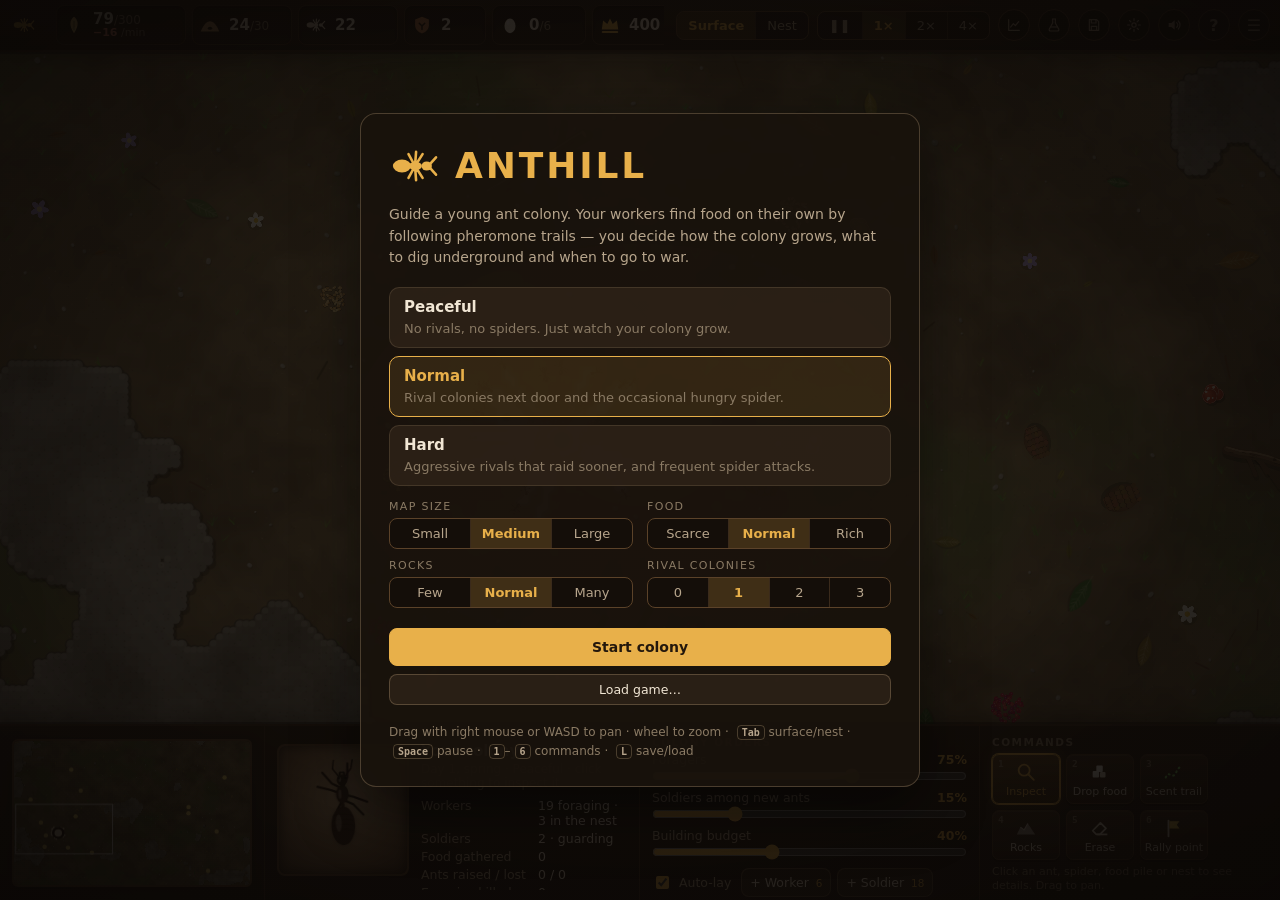
<file: index.html>
<!doctype html>
<html lang="en">
<head>
  <meta charset="utf-8">
  <meta name="viewport" content="width=device-width, initial-scale=1, maximum-scale=1, user-scalable=no, viewport-fit=cover">
  <title>Anthill — Ant Colony Simulator</title>
  <link rel="icon" href="favicon.svg" type="image/svg+xml">
  <link rel="apple-touch-icon" href="apple-touch-icon.png">
  <meta name="theme-color" content="#1b130c">
  <link rel="stylesheet" href="css/style.css">
</head>
<body>
<div id="app">
  <canvas id="game"></canvas>

  <!-- Resource bar -->
  <header id="topbar">
    <div class="brand"><span class="logo"></span><span class="brand-name">Anthill</span></div>
    <div class="resources">
      <div class="res" id="r-food">
        <i class="ico c-food"><svg viewBox="0 0 24 24"><path d="M12 3c4.5 3.5 6 9 0 18c-6-9-4.5-14.5 0-18z" fill="currentColor"/><path d="M12 8v9" stroke="rgba(0,0,0,0.35)" stroke-width="1.4" stroke-linecap="round"/></svg></i>
        <div class="res-text"><b class="val"></b><span class="sub"></span></div>
      </div>
      <div class="res" id="r-pop">
        <i class="ico c-pop"><svg viewBox="0 0 24 24"><path d="M2 19c3-8 7-11 10-11s7 3 10 11z" fill="currentColor"/><ellipse cx="12" cy="15.5" rx="2.4" ry="1.7" fill="#1b120b"/></svg></i>
        <div class="res-text"><b class="val"></b><span class="sub">population</span></div>
      </div>
      <div class="res" id="r-workers">
        <i class="ico c-worker"><svg viewBox="0 0 24 24"><g stroke="currentColor" stroke-width="1.3" stroke-linecap="round" fill="none"><path d="M12 12L9 6.5M12 12L12.5 5.5M12 12L15.5 6.5M12 12L9 17.5M12 12L12.5 18.5M12 12L15.5 17.5M18.5 11.2L21.5 8M18.5 12.8L21.5 16"/></g><g fill="currentColor"><ellipse cx="6" cy="12" rx="4.2" ry="3"/><ellipse cx="12" cy="12" rx="2.6" ry="1.7"/><ellipse cx="17.2" cy="12" rx="2.2" ry="2"/></g></svg></i>
        <div class="res-text"><b class="val"></b><span class="sub"></span></div>
      </div>
      <div class="res" id="r-soldiers">
        <i class="ico c-soldier"><svg viewBox="0 0 24 24"><path d="M12 3l7.5 3v6c0 4.6-3.2 7.7-7.5 9.2C7.7 19.7 4.5 16.6 4.5 12V6z" fill="currentColor"/><path d="M9 10l3 3 3-3M12 13v4" stroke="#1b120b" stroke-width="1.6" fill="none" stroke-linecap="round"/></svg></i>
        <div class="res-text"><b class="val"></b><span class="sub"></span></div>
      </div>
      <div class="res" id="r-brood">
        <i class="ico c-brood"><svg viewBox="0 0 24 24"><ellipse cx="12" cy="13" rx="6" ry="8" fill="currentColor"/><ellipse cx="10" cy="9.5" rx="1.6" ry="2.4" fill="rgba(255,255,255,0.6)"/></svg></i>
        <div class="res-text"><b class="val"></b><span class="sub"></span></div>
      </div>
      <div class="res" id="r-queen">
        <i class="ico c-queen"><svg viewBox="0 0 24 24"><path d="M3 17l1.5-10 4.5 4 3-6 3 6 4.5-4L21 17z" fill="currentColor"/><rect x="3" y="18.5" width="18" height="2.2" rx="1" fill="currentColor"/></svg></i>
        <div class="res-text"><b class="val"></b><span class="sub"><span class="hp"><i></i></span></span></div>
      </div>
    </div>
    <div class="top-right">
      <div class="clock"><span class="clock-top"><span id="season"></span><span id="weather"></span></span><span id="clock"></span></div>
      <div class="seg" id="views">
        <button data-view="surface" class="active">Surface</button>
        <button data-view="nest">Nest</button>
      </div>
      <div class="seg" id="speeds">
        <button data-speed="0" title="Pause (Space)">❚❚</button>
        <button data-speed="1" class="active">1×</button>
        <button data-speed="2">2×</button>
        <button data-speed="4">4×</button>
      </div>
      <button id="btn-chronicle" class="round" title="Chronicle (C)"><svg viewBox="0 0 24 24" width="16" height="16" fill="none" stroke="currentColor" stroke-width="1.8" stroke-linecap="round" stroke-linejoin="round"><path d="M4 4v16h16"/><path d="M7 15l4-5 3 3 5-6"/></svg></button>
      <button id="btn-research" class="round" title="Research (R)"><svg viewBox="0 0 24 24" width="16" height="16" fill="none" stroke="currentColor" stroke-width="1.8" stroke-linejoin="round"><path d="M9 3h6M10 3v6l-5 9a2 2 0 0 0 1.8 3h10.4a2 2 0 0 0 1.8-3l-5-9V3"/><path d="M7.5 15h9"/></svg><i class="rprog"></i></button>
      <button id="btn-saves" class="round" title="Save / load (L)"><svg viewBox="0 0 24 24" width="16" height="16" fill="none" stroke="currentColor" stroke-width="1.8" stroke-linejoin="round"><path d="M5 4h11l3 3v13H5z"/><path d="M8 4v5h7V4M8 20v-6h8v6"/></svg></button>
      <button id="btn-settings" class="round" title="Display &amp; sound"><svg viewBox="0 0 24 24" width="16" height="16" fill="none" stroke="currentColor" stroke-width="1.8" stroke-linecap="round"><circle cx="12" cy="12" r="3.2"/><path d="M12 2.5v3M12 18.5v3M2.5 12h3M18.5 12h3M5.3 5.3l2.1 2.1M16.6 16.6l2.1 2.1M5.3 18.7l2.1-2.1M16.6 7.4l2.1-2.1"/></svg></button>
      <button id="btn-sound" class="round" title="Sound"></button>
      <button id="btn-help" class="round" title="Help (H)">?</button>
      <button id="btn-more" class="round phone-only" title="More">⋯</button>
      <button id="btn-panel" class="round" title="Show / hide the bottom panel">☰</button>
    </div>
  </header>

  <div id="more-pop" class="popover hidden">
    <div class="more-grid">
      <button class="btn" data-proxy="btn-chronicle">Chronicle</button>
      <button class="btn" data-proxy="btn-saves">Save / load</button>
      <button class="btn" data-proxy="btn-settings">Display</button>
      <button class="btn" data-proxy="btn-sound">Sound</button>
      <button class="btn" data-proxy="btn-help">Help</button>
    </div>
  </div>

  <div id="settings" class="popover hidden">
    <h3>Display</h3>
    <label class="check"><input type="checkbox" id="c-phero" checked> Your pheromone trails <kbd>P</kbd></label>
    <label class="check"><input type="checkbox" id="c-rival"> Rival trails</label>
    <div class="legend"><span class="sw home"></span>to home <span class="sw food"></span>to food <span class="sw alarm"></span>alarm</div>
  </div>

  <div id="sound-pop" class="popover hidden">
    <h3>Sound</h3>
    <div class="vol-row">
      <button id="b-mute" class="round" title="Mute / unmute (M)"></button>
      <input type="range" id="s-volume" min="0" max="100" value="60">
      <b id="v-volume">60%</b>
    </div>
  </div>

  <!-- Bottom HUD -->
  <footer id="hud">
    <div class="hud-block hud-map">
      <canvas id="minimap" title="Click or drag to move the camera"></canvas>
    </div>

    <section class="hud-block hud-sel">
      <div class="portrait"><canvas id="portrait" width="128" height="128"></canvas></div>
      <div class="sel-body" id="sel-body"></div>
    </section>

    <section class="hud-block hud-orders">
      <h3>Colony orders</h3>
      <div class="slider">
        <label>Foragers <b id="v-forage">75%</b></label>
        <input type="range" id="s-forage" min="30" max="100" value="75" title="The rest stay inside to nurse brood and dig">
      </div>
      <div class="slider">
        <label>Soldiers among new ants <b id="v-soldier">15%</b></label>
        <input type="range" id="s-soldier" min="0" max="60" value="15">
      </div>
      <div class="slider">
        <label title="Share of incoming food set aside for digging and research while they run">Building budget <b id="v-build">40%</b></label>
        <input type="range" id="s-build" min="10" max="90" value="40">
      </div>
      <div class="row">
        <label class="check" title="The queen keeps laying eggs while food allows"><input type="checkbox" id="c-lay" checked> Auto-lay</label>
        <button id="b-egg-w" class="btn">+ Worker <small>6</small></button>
        <button id="b-egg-s" class="btn">+ Soldier <small>18</small></button>
        <button id="b-recall" class="btn" title="Cancel the rally point">Recall</button>
      </div>
    </section>

    <section class="hud-block hud-cmd">
      <h3 id="cmd-title">Tools</h3>
      <div class="cmd-grid" id="cmd-grid"></div>
      <p class="cmd-hint" id="cmd-hint"></p>
    </section>
  </footer>

  <div id="hud-dots" class="phone-only"><i class="on"></i><i></i><i></i><i></i></div>
  <div id="log"></div>
  <div id="tooltip" class="hidden"></div>

  <div class="overlay" id="start">
    <div class="dialog">
      <div class="title"><span class="logo big"></span><h1>Anthill</h1></div>
      <p class="lead">Guide a young ant colony. Your workers find food on their own by following pheromone trails — you decide how the colony grows, what to dig underground and when to go to war.</p>
      <div class="diffs" id="diffs"></div>
      <div class="map-opts" id="map-opts"></div>
      <button id="b-start" class="btn primary">Start colony</button>
      <div class="row" id="start-saves">
        <button id="b-resume" class="btn hidden">Continue</button>
        <button id="b-load-menu" class="btn">Load game…</button>
      </div>
      <p class="keys">Drag with right mouse or WASD to pan · wheel to zoom · <kbd>Tab</kbd> surface/nest · <kbd>Space</kbd> pause · <kbd>1</kbd>–<kbd>6</kbd> commands · <kbd>L</kbd> save/load</p>
    </div>
  </div>

  <div class="overlay hidden" id="end">
    <div class="dialog end-dialog">
      <h2 id="end-title"></h2>
      <p id="end-text" class="lead"></p>
      <div class="stats" id="end-stats"></div>
      <div class="chron" id="end-chron"></div>
      <div class="row center">
        <button id="b-continue" class="btn primary">Keep playing</button>
        <button id="b-restart" class="btn">New game</button>
      </div>
    </div>
  </div>

  <div class="overlay hidden" id="saves">
    <div class="dialog">
      <h2>Save &amp; load</h2>
      <p class="hint">The game autosaves every minute. Saves live in this browser; export one to keep it as a file.</p>
      <div class="slots" id="slots"></div>
      <div class="row">
        <button id="b-export" class="btn">Export to file</button>
        <button id="b-import" class="btn">Import from file</button>
        <input type="file" id="f-import" accept=".json,application/json" hidden>
      </div>
      <div class="row center"><button id="b-saves-close" class="btn primary">Close</button></div>
    </div>
  </div>

  <div class="overlay hidden" id="chronicle">
    <div class="dialog wide">
      <h2>Chronicle</h2>
      <p class="hint">Your colony over the whole game. Hover a chart for exact numbers; the marks along the top are events.</p>
      <div class="chron-stats" id="chron-stats"></div>
      <div class="chron" id="chron-view"></div>
      <div class="row center"><button id="b-chron-close" class="btn primary">Close</button></div>
    </div>
  </div>

  <div class="overlay hidden" id="research">
    <div class="dialog wide">
      <h2>Research</h2>
      <div id="research-status" class="research-status"></div>
      <div class="tech-groups" id="tech-groups"></div>
      <div class="row center"><button id="b-research-close" class="btn primary">Close</button></div>
    </div>
  </div>

  <div class="overlay hidden" id="help">
    <div class="dialog wide">
      <h2>How to play</h2>
      <div class="cols">
        <div>
          <h4>Foraging</h4>
          <p>Searching ants leave a <b class="t-home">blue</b> trail that leads home. Ants carrying food leave a <b class="t-food">green</b> trail that leads to food. Others follow these scents, so busy routes form on their own. Rain washes trails away.</p>
          <h4>Economy</h4>
          <p>The resource bar shows food <b class="t-food">brought in</b> and <b class="t-red">spent</b> per minute: every ant, larva and the queen eat all the time, and eggs and new chambers cost food too. The queen turns food into eggs: egg → larva → pupa → ant. Workers kept inside nurse the brood faster and dig.</p>
          <h4>The nest</h4>
          <p>Switch to the <b>Nest</b> view to dig: <b>Granaries</b> store food, <b>Nurseries</b> hold more brood, <b>Living Quarters</b> raise the population cap, <b>Fungus Gardens</b> grow food when workers tend them, the <b>Infirmary</b> heals ants at the nest, <b>Guard Posts</b> protect the queen during raids.</p>
          <h4>Research</h4>
          <p>Dig a <b>Scent Hall</b>, then open Research (<kbd>R</kbd>): stronger bites and armour, faster legs, keener antennae, longer trails, bigger loads, a more fertile queen, gardens and <b>Deep Tunnels</b>, which widen the area you can dig.</p>
        </div>
        <div>
          <h4>Seasons</h4>
          <p>Each season lasts two days. Food grows fast in spring and summer, slowly in autumn and not at all in winter, when ants crawl, eat less and freeze far from the nest. Fill the granaries in autumn; fungus gardens keep growing all winter. Spiders and raiders stay away in winter. Some mornings bring fog: ants smell food only close by, and soldiers and spiders see less far. Hover the clock for details.</p>
          <h4>Danger</h4>
          <p>Spiders hunt your ants — swarm them and they become a feast. Rival colonies grow too and will raid your nest. If your queen dies, the game is over; destroy every rival queen to win.</p>
          <h4>Commands</h4>
          <p><b>Drop food</b> — a pile of sugar (recharges). <b>Scent trail</b> — paint a food trail; ants follow it in the direction you drag. <b>Rocks / Erase</b> — reshape the terrain. <b>Rally point</b> — send soldiers somewhere; place it on a rival nest to raid it.</p>
          <h4>Controls</h4>
          <p>Right-drag or WASD to pan, wheel to zoom, <kbd>Tab</kbd> switch view, <kbd>1</kbd>–<kbd>6</kbd> commands, <kbd>Space</kbd> pause, <kbd>F</kbd> cycle speed, <kbd>P</kbd> trails, <kbd>R</kbd> research, <kbd>C</kbd> chronicle, <kbd>L</kbd> save / load, <kbd>M</kbd> mute, <kbd>Esc</kbd> back to Inspect. Click the minimap to jump around.</p>
        </div>
      </div>
      <div class="row center"><button id="b-help-close" class="btn primary">Got it</button></div>
    </div>
  </div>
</div>

<script src="js/util.js"></script>
<script src="js/config.js"></script>
<script src="js/world.js"></script>
<script src="js/ant.js"></script>
<script src="js/spider.js"></script>
<script src="js/nest.js"></script>
<script src="js/colony.js"></script>
<script src="js/save.js"></script>
<script src="js/audio.js"></script>
<script src="js/sprites.js"></script>
<script src="js/render-surface.js"></script>
<script src="js/render-nest.js"></script>
<script src="js/minimap.js"></script>
<script src="js/chronicle.js"></script>
<script src="js/ui.js"></script>
<script src="js/game.js"></script>
</body>
</html>
</file>
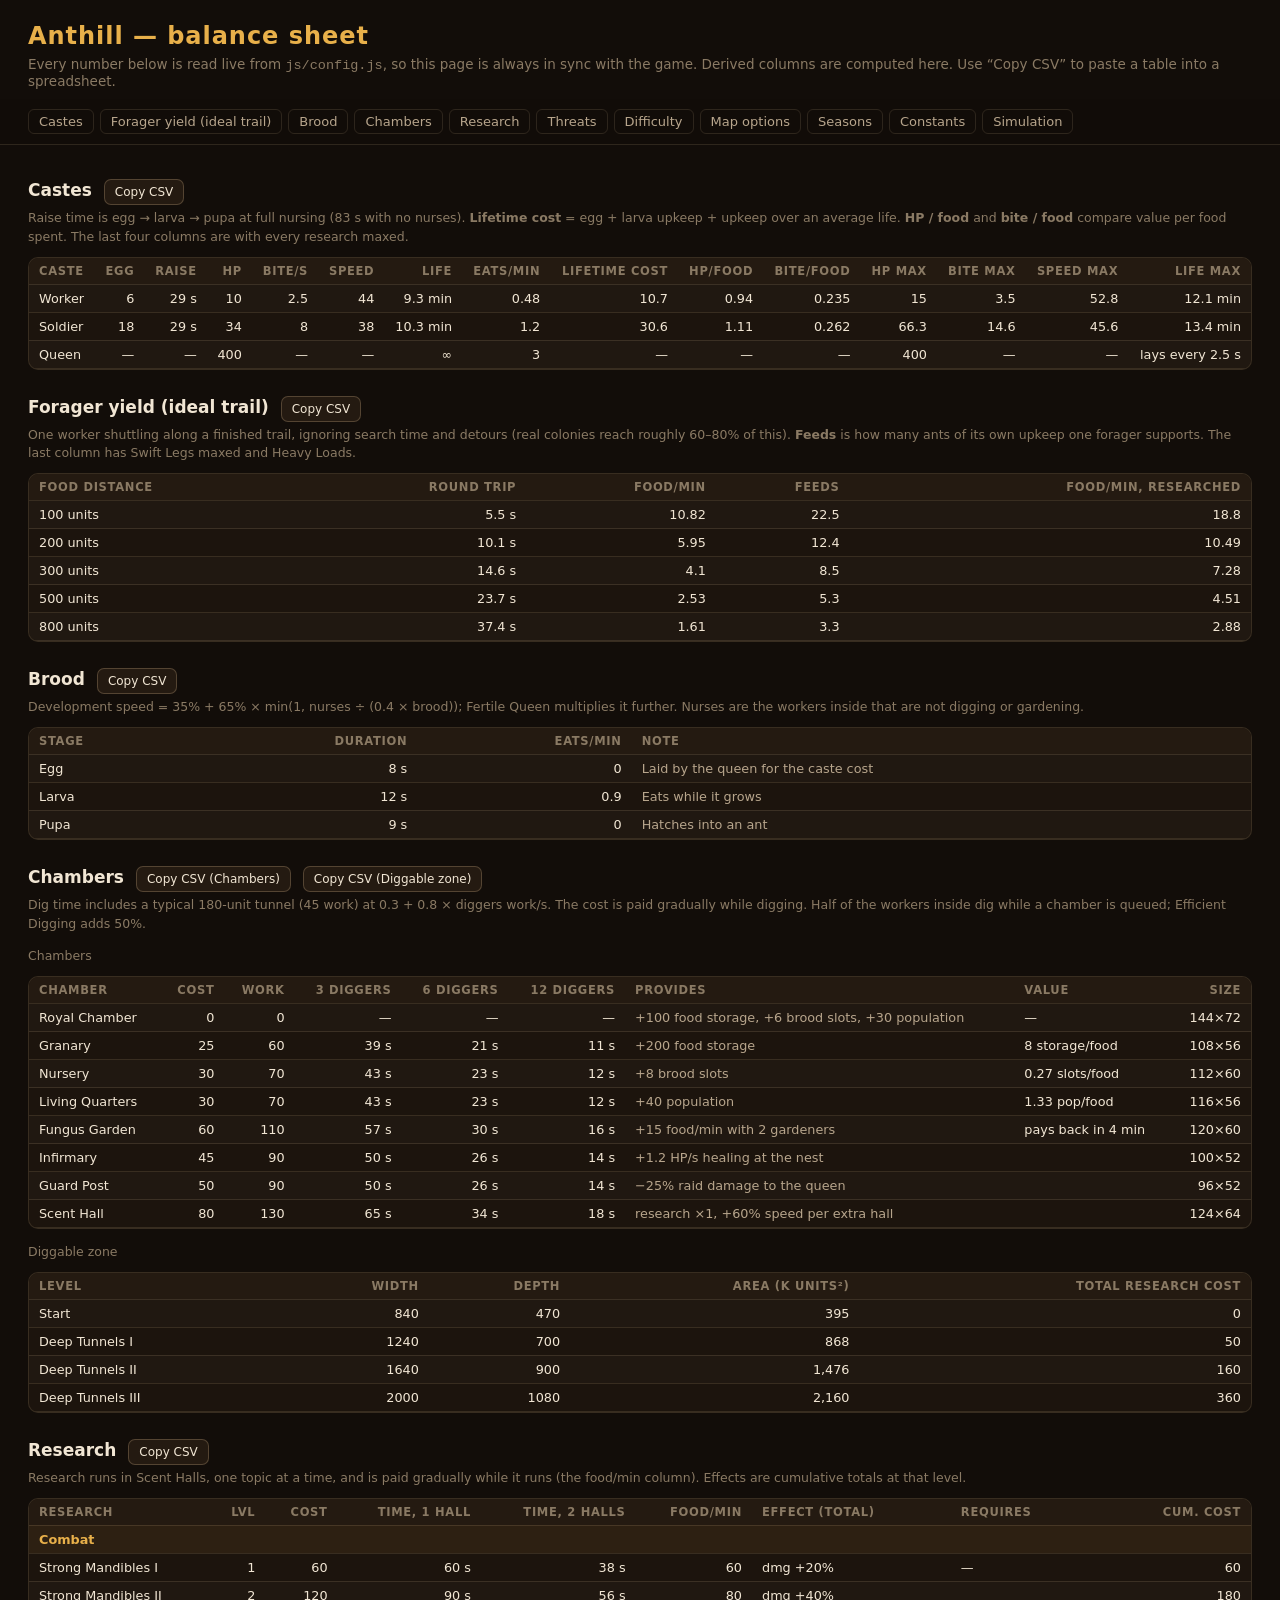
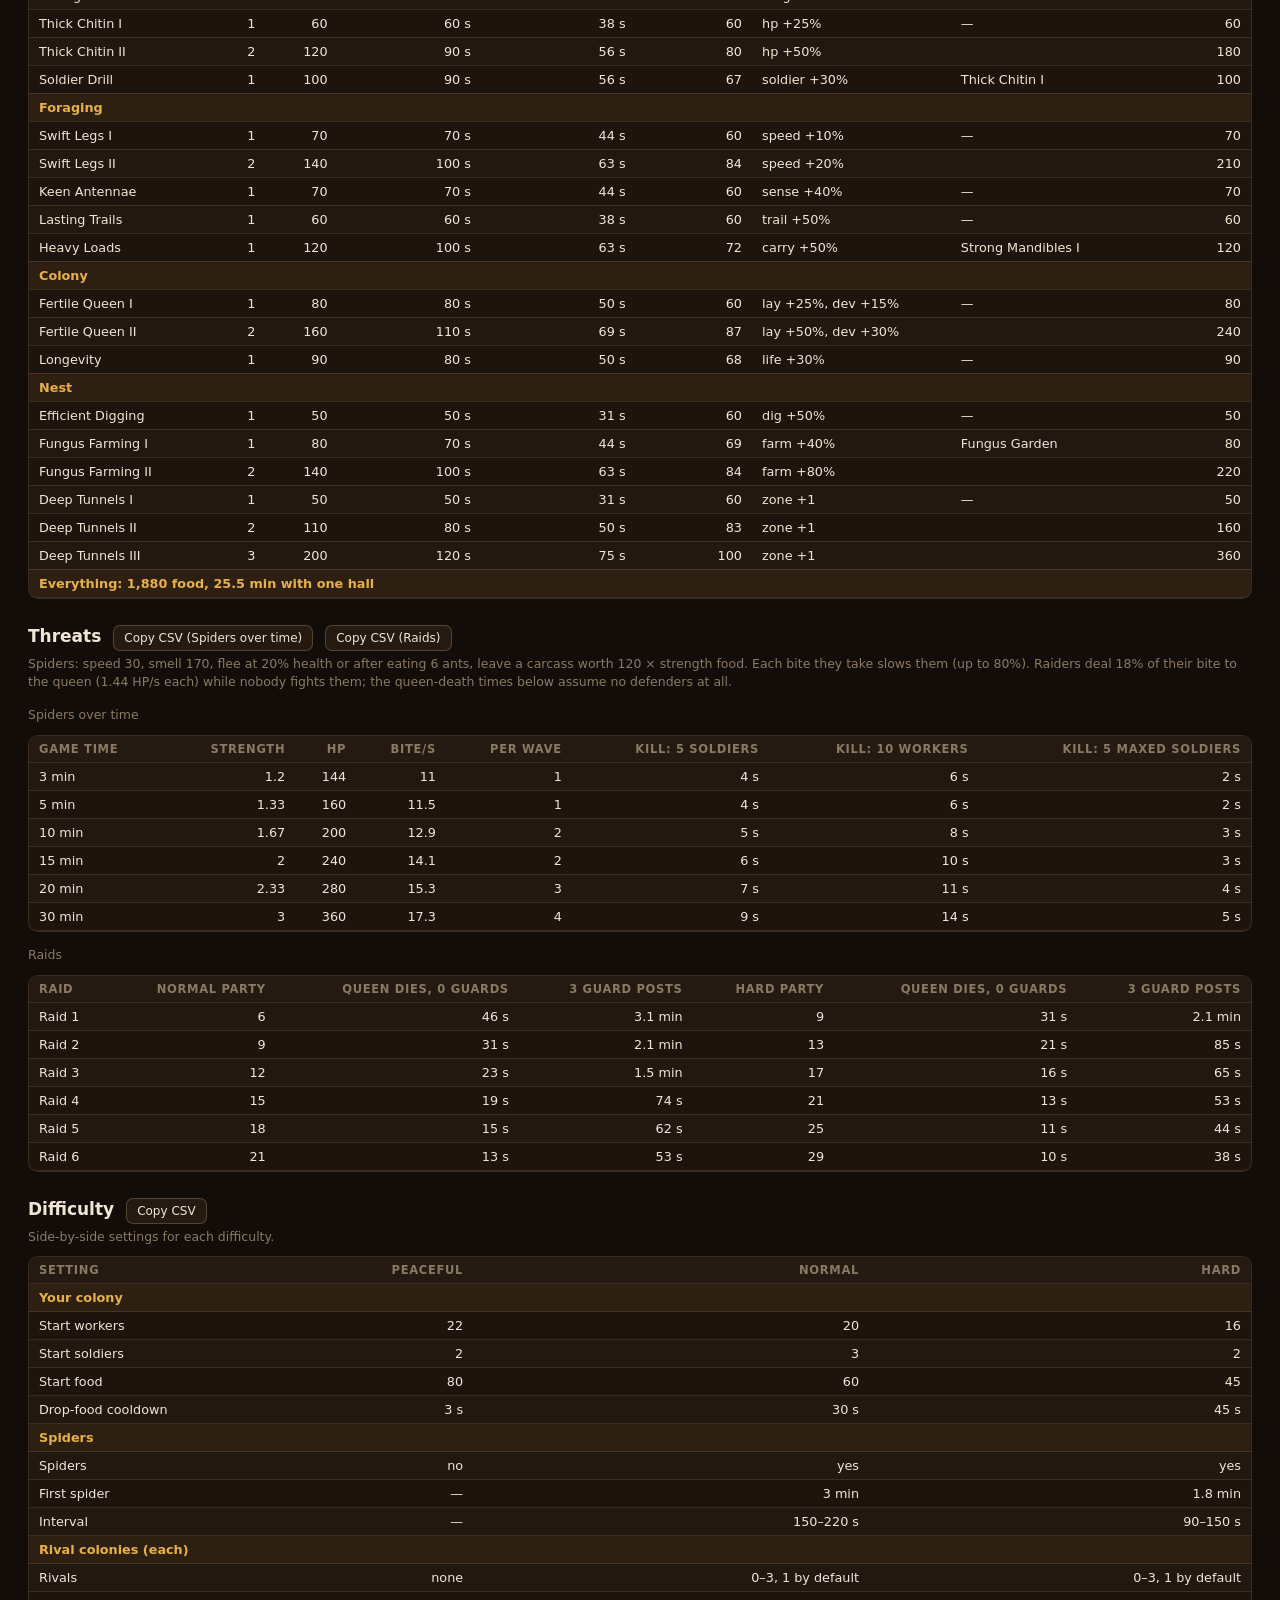
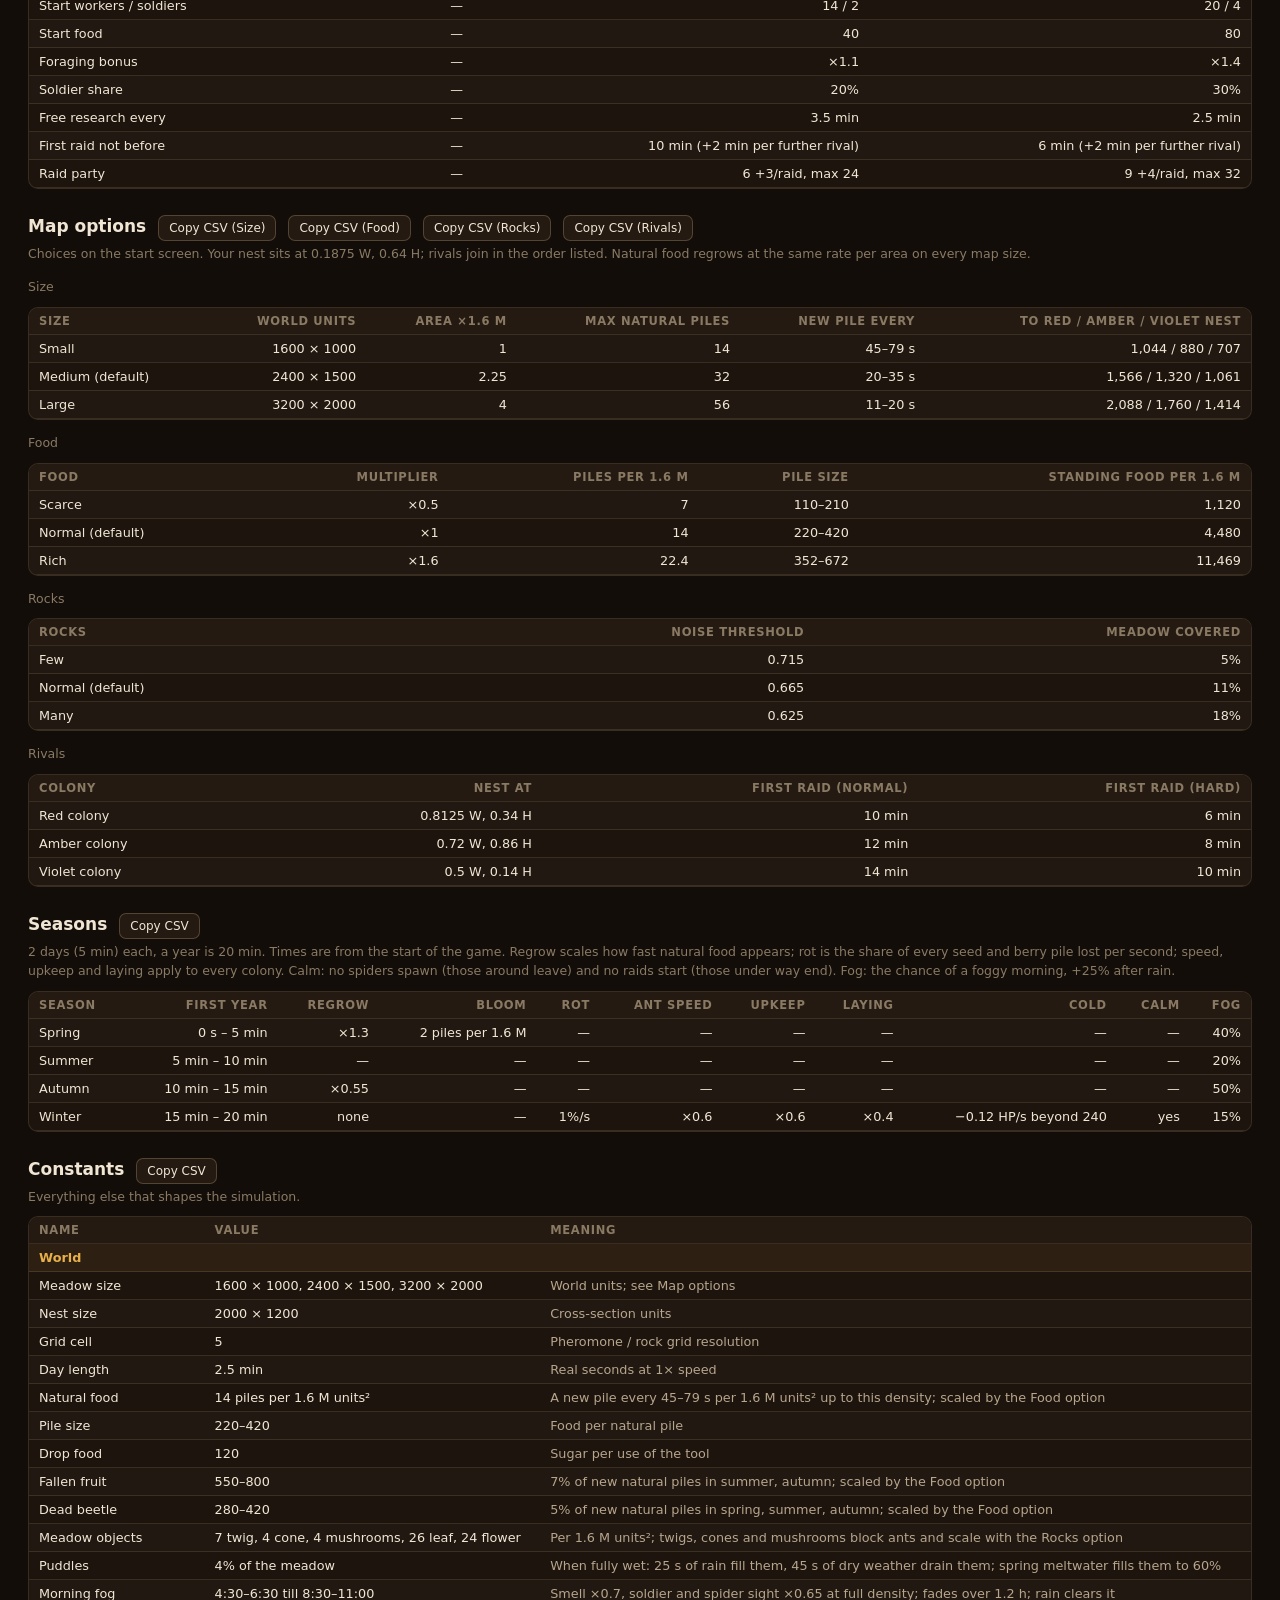
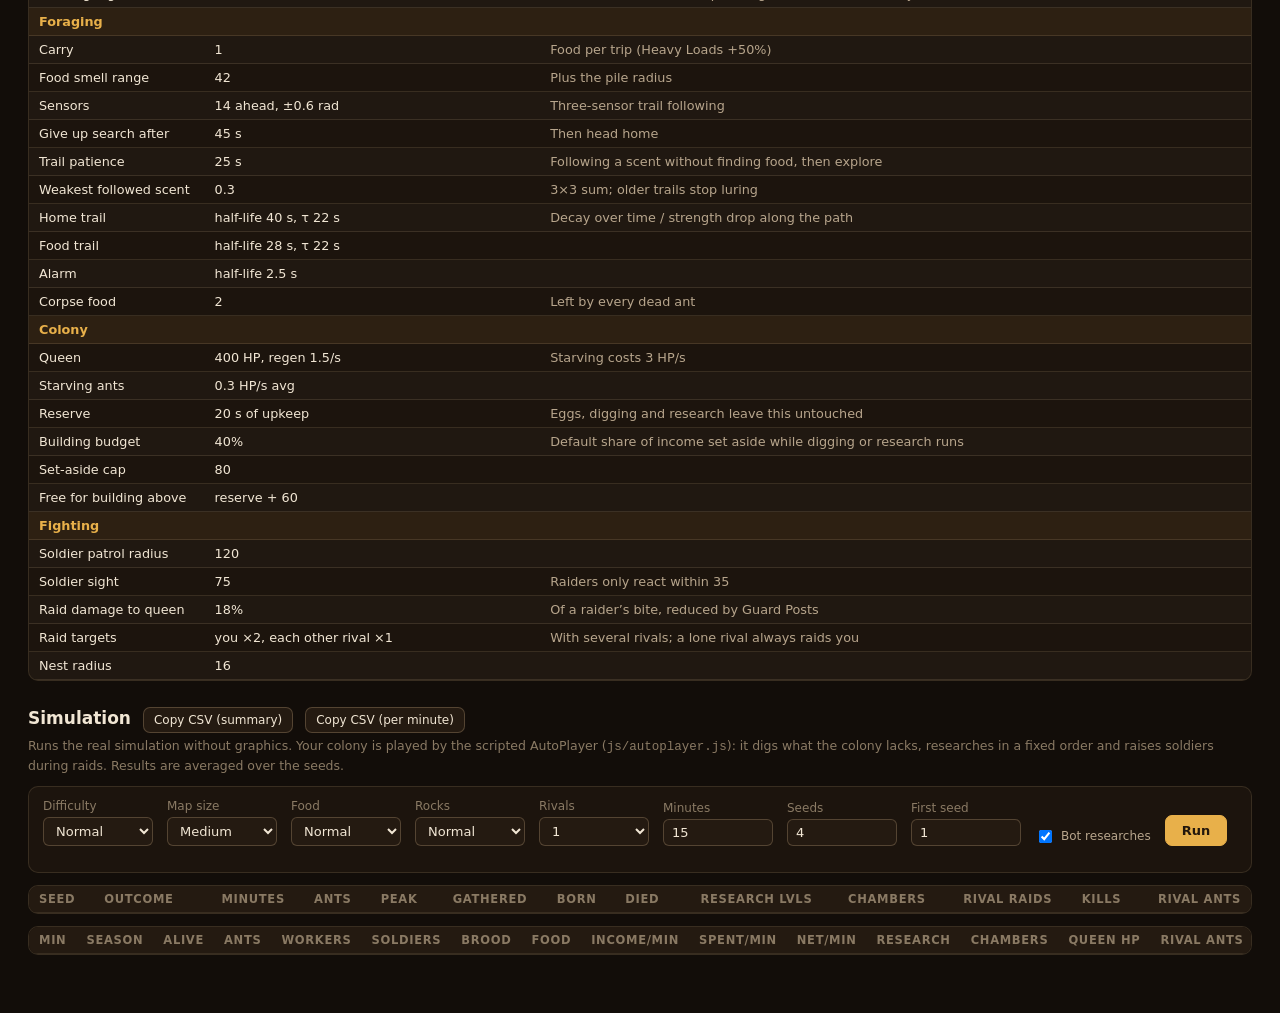
<file: balance.html>
<!doctype html>
<html lang="en">
<head>
  <meta charset="utf-8">
  <meta name="viewport" content="width=device-width, initial-scale=1">
  <title>Anthill — Balance sheet</title>
  <link rel="icon" href="favicon.svg" type="image/svg+xml">
  <link rel="apple-touch-icon" href="apple-touch-icon.png">
  <meta name="theme-color" content="#1b130c">
  <style>
    :root {
      --bg: #120d09; --panel: #1c140d; --panel-2: #241a11; --line: rgba(255, 220, 170, 0.12); --line-2: rgba(255, 220, 170, 0.22);
      --text: #f1e6d4; --muted: #b7a58c; --dim: #8a7a64; --amber: #e8b04a; --green: #7fd36b; --red: #ef8a73; --blue: #5aa0ff;
      font-family: system-ui, -apple-system, "Segoe UI", Roboto, sans-serif; color: var(--text);
    }
    * { box-sizing: border-box; }
    body { margin: 0; background: var(--bg); }
    header { padding: 22px 28px 10px; }
    h1 { margin: 0; font-size: 24px; color: var(--amber); letter-spacing: 0.04em; }
    header p { margin: 6px 0 0; color: var(--dim); font-size: 13.5px; }
    nav { position: sticky; top: 0; z-index: 2; display: flex; flex-wrap: wrap; gap: 6px; padding: 10px 28px; background: rgba(18, 13, 9, 0.95); border-bottom: 1px solid var(--line); }
    nav a { color: var(--muted); text-decoration: none; font-size: 13px; padding: 4px 10px; border-radius: 6px; border: 1px solid var(--line); }
    nav a:hover { color: var(--amber); border-color: var(--amber); }
    main { padding: 8px 28px 60px; max-width: 1500px; }
    section { margin-top: 26px; }
    .sec-head { display: flex; align-items: baseline; gap: 12px; }
    h2 { margin: 0; font-size: 17px; color: var(--text); }
    .note { color: var(--dim); font-size: 12.5px; margin: 4px 0 10px; line-height: 1.5; }
    button { font: inherit; color: inherit; cursor: pointer; background: var(--panel-2); border: 1px solid var(--line-2); border-radius: 7px; padding: 5px 10px; font-size: 12px; }
    button:hover { border-color: var(--amber); }
    button.primary { background: var(--amber); color: #23170c; border-color: var(--amber); font-weight: 700; padding: 7px 16px; font-size: 13px; }
    .scroll { overflow-x: auto; border: 1px solid var(--line); border-radius: 10px; background: var(--panel); }
    table { border-collapse: collapse; width: 100%; font-size: 12.8px; }
    th, td { padding: 6px 10px; border-bottom: 1px solid var(--line); text-align: right; white-space: nowrap; font-variant-numeric: tabular-nums; }
    th { position: sticky; top: 0; background: var(--panel-2); color: var(--dim); font-weight: 600; font-size: 11.5px; text-transform: uppercase; letter-spacing: 0.06em; }
    th:first-child, td:first-child, td.l, th.l { text-align: left; }
    td.wrap { white-space: normal; min-width: 220px; text-align: left; color: var(--muted); }
    tr:nth-child(even) td { background: rgba(255, 255, 255, 0.015); }
    tr:hover td { background: rgba(232, 176, 74, 0.06); }
    tr.group td { background: rgba(232, 176, 74, 0.08); color: var(--amber); font-weight: 600; text-align: left; }
    .up { color: var(--green); } .down { color: var(--red); } .muted { color: var(--dim); }
    .controls { display: flex; flex-wrap: wrap; gap: 14px; align-items: end; padding: 12px 14px; border: 1px solid var(--line); border-radius: 10px; background: var(--panel); margin-bottom: 12px; }
    .controls label { display: flex; flex-direction: column; gap: 4px; font-size: 12px; color: var(--dim); }
    .controls select, .controls input { background: var(--panel-2); color: var(--text); border: 1px solid var(--line-2); border-radius: 6px; padding: 5px 8px; font: inherit; font-size: 13px; width: 110px; }
    .controls .check { flex-direction: row; align-items: center; gap: 6px; color: var(--muted); }
    .controls .check input { width: auto; }
    #sim-status { color: var(--muted); font-size: 13px; }
    .two { display: grid; grid-template-columns: 1fr 1fr; gap: 14px; }
    @media (max-width: 1000px) { .two { grid-template-columns: 1fr; } main, header, nav { padding-left: 14px; padding-right: 14px; } }
  </style>
</head>
<body>
<header>
  <h1>Anthill — balance sheet</h1>
  <p>Every number below is read live from <code>js/config.js</code>, so this page is always in sync with the game. Derived columns are computed here. Use “Copy CSV” to paste a table into a spreadsheet.</p>
</header>
<nav id="nav"></nav>
<main id="main">
  <section id="sim">
    <div class="sec-head"><h2>Simulation</h2><button data-csv="sim-summary">Copy CSV (summary)</button><button data-csv="sim-minutes">Copy CSV (per minute)</button></div>
    <p class="note">Runs the real simulation without graphics. Your colony is played by the scripted AutoPlayer (<code>js/autoplayer.js</code>): it digs what the colony lacks, researches in a fixed order and raises soldiers during raids. Results are averaged over the seeds.</p>
    <div class="controls">
      <label>Difficulty <select id="sim-diff"></select></label>
      <label>Map size <select id="sim-size"></select></label>
      <label>Food <select id="sim-food"></select></label>
      <label>Rocks <select id="sim-rocks"></select></label>
      <label>Rivals <select id="sim-rivals"></select></label>
      <label>Minutes <input id="sim-min" type="number" min="1" max="60" value="15"></label>
      <label>Seeds <input id="sim-seeds" type="number" min="1" max="20" value="4"></label>
      <label>First seed <input id="sim-seed0" type="number" value="1"></label>
      <label class="check"><input id="sim-research" type="checkbox" checked> Bot researches</label>
      <button id="sim-run" class="primary">Run</button>
      <span id="sim-status"></span>
    </div>
    <div class="scroll"><table id="sim-summary"></table></div>
    <div class="scroll" style="margin-top:12px"><table id="sim-minutes"></table></div>
  </section>
</main>

<script src="js/util.js"></script>
<script src="js/config.js"></script>
<script src="js/world.js"></script>
<script src="js/ant.js"></script>
<script src="js/spider.js"></script>
<script src="js/nest.js"></script>
<script src="js/colony.js"></script>
<script src="js/autoplayer.js"></script>
<script src="js/balance.js"></script>
</body>
</html>
</file>
<file: css/style.css>
:root {
  --bg: #120d09;
  --glass: rgba(26, 19, 13, 0.92);
  --glass-2: rgba(44, 33, 23, 0.92);
  --frame: #3a2a1b;
  --frame-hi: #5b4229;
  --line: rgba(255, 220, 170, 0.12);
  --line-2: rgba(255, 220, 170, 0.22);
  --text: #f1e6d4;
  --muted: #b7a58c;
  --dim: #8a7a64;
  --amber: #e8b04a;
  --green: #7fd36b;
  --red: #e0543a;
  --blue: #5aa0ff;
  --top-h: 52px;
  --hud-h: 176px;
  font-family: system-ui, -apple-system, "Segoe UI", Roboto, sans-serif;
  color: var(--text);
}

* { box-sizing: border-box; }
html, body { margin: 0; height: 100%; background: var(--bg); overflow: hidden; }
button { font: inherit; color: inherit; cursor: pointer; }
kbd {
  font: 600 10px ui-monospace, monospace;
  padding: 1px 4px;
  border-radius: 4px;
  border: 1px solid var(--line-2);
  color: var(--muted);
  margin-left: 4px;
}
.hidden { display: none !important; }

#app { position: fixed; inset: 0; user-select: none; -webkit-user-select: none; -webkit-touch-callout: none; }
#game { position: absolute; inset: 0; width: 100%; height: 100%; display: block; cursor: crosshair; }

.logo {
  display: inline-block;
  width: 24px; height: 24px;
  margin: 0 8px 0 2px;
  vertical-align: -6px;
  background: url("data:image/svg+xml;utf8,<svg xmlns='http://www.w3.org/2000/svg' viewBox='0 0 24 24'><g stroke='%23e8b04a' stroke-width='1.2' stroke-linecap='round' fill='none'><path d='M12 12L9 6.5M12 12L12.5 5.5M12 12L15.5 6.5M12 12L9 17.5M12 12L12.5 18.5M12 12L15.5 17.5M18.9 11.1L21.7 8M18.9 12.9L21.7 16'/></g><g fill='%23e8b04a'><ellipse cx='6' cy='12' rx='4.2' ry='3.0'/><ellipse cx='12.2' cy='12' rx='3.0' ry='1.9'/><ellipse cx='17.4' cy='12' rx='2.4' ry='2.1'/></g></svg>") no-repeat center / contain;
}
.logo.big { width: 52px; height: 52px; margin: 0 14px 0 0; }

/* ---------- resource bar ---------- */
#topbar {
  position: absolute; left: 0; right: 0; top: 0; height: var(--top-h);
  display: flex; align-items: center; gap: 12px;
  padding: 0 10px;
  background: linear-gradient(#2a1e13, #1b130c);
  border-bottom: 2px solid var(--frame);
  box-shadow: 0 2px 0 rgba(0, 0, 0, 0.4), 0 6px 18px rgba(0, 0, 0, 0.35);
  z-index: 5;
}
.brand { font-weight: 800; letter-spacing: 0.12em; text-transform: uppercase; font-size: 14px; color: var(--amber); white-space: nowrap; }
.resources { display: flex; gap: 6px; min-width: 0; overflow: hidden; }
.res {
  display: flex; align-items: center; gap: 7px;
  height: 40px; padding: 0 11px 0 7px;
  background: linear-gradient(#140e09, #1e150d);
  border: 1px solid var(--frame); border-radius: 8px;
  box-shadow: inset 0 1px 3px rgba(0, 0, 0, 0.6);
  cursor: default; white-space: nowrap; flex: 0 0 auto;
}
.res:hover { border-color: var(--frame-hi); }
.ico { display: grid; place-items: center; width: 24px; height: 24px; flex: 0 0 24px; }
.ico svg { width: 22px; height: 22px; }
.c-food { color: #e6c46e; }
.c-pop { color: #b48a5c; }
.c-worker { color: #d9cbb5; }
.c-soldier { color: #c27b4a; }
.c-brood { color: #f2ead9; }
.c-queen { color: var(--amber); }
.res-text { display: flex; flex-direction: column; line-height: 1.1; }
/* Fixed widths so the bar doesn't jump around as numbers grow. */
#r-food .res-text { width: 84px; }
#r-pop .res-text { width: 70px; }
#r-workers .res-text { width: 92px; }
#r-soldiers .res-text { width: 52px; }
#r-brood .res-text { width: 52px; }
#r-queen .res-text { width: 58px; }
.res .val { font-size: 15px; font-weight: 700; font-variant-numeric: tabular-nums; }
.res .val small { font-size: 12px; font-weight: 500; color: var(--dim); }
.res .sub { font-size: 11px; color: var(--dim); font-variant-numeric: tabular-nums; }
.res .sub .up { color: var(--green); font-style: normal; font-weight: 600; }
.res .sub .down { color: #ef8a73; font-style: normal; font-weight: 600; }
.res.warn .val { color: var(--red); }
.res.full .val { color: var(--amber); }
.res .hp { display: block; width: 58px; height: 5px; margin-top: 3px; border-radius: 3px; background: rgba(255, 255, 255, 0.1); overflow: hidden; }
.res .hp i { display: block; height: 100%; width: 100%; background: var(--green); transition: width 0.25s; }
.res.warn .hp i { background: var(--red); }
.res.flash { animation: res-flash 0.9s ease-in-out infinite alternate; }
@keyframes res-flash { to { border-color: var(--red); box-shadow: inset 0 0 10px rgba(224, 84, 58, 0.45); } }

.top-right { margin-left: auto; display: flex; align-items: center; gap: 8px; }
/* Two lines like the resource tiles: season (and weather) above, day and time below. */
.clock { display: flex; flex-direction: column; align-items: flex-end; gap: 1px; line-height: 1.2; font-variant-numeric: tabular-nums; color: var(--muted); font-size: 13px; white-space: nowrap; margin-right: 4px; }
.clock-top { display: flex; gap: 6px; font-size: 10.5px; letter-spacing: 0.08em; text-transform: uppercase; }
#weather { color: var(--blue); }
#weather.fog { color: #c3ccd2; }
#season { font-weight: 600; }
#season.spring { color: #8fd46a; }
#season.summer { color: var(--amber); }
#season.autumn { color: #e08a3c; }
#season.winter { color: #a9c8f0; }
.seg { display: flex; border: 1px solid var(--frame-hi); border-radius: 8px; overflow: hidden; background: #140e09; }
.seg button {
  background: transparent; border: 0; padding: 6px 11px; font-size: 13px; color: var(--muted);
  border-right: 1px solid var(--frame);
}
.seg button:last-child { border-right: 0; }
.seg button:hover { background: rgba(255, 220, 170, 0.06); color: var(--text); }
.seg button.active { background: rgba(232, 176, 74, 0.2); color: var(--amber); font-weight: 600; }
.round {
  width: 32px; height: 32px; border-radius: 50%; flex: 0 0 32px;
  background: #140e09; border: 1px solid var(--frame-hi); color: var(--muted); font-weight: 700;
}
.round:hover, .round.active { color: var(--amber); border-color: var(--amber); }
.round svg { display: block; margin: auto; }
.round { position: relative; }
.round .rprog { position: absolute; left: 6px; right: 6px; bottom: 3px; height: 2px; border-radius: 2px; background: rgba(255, 255, 255, 0.1); display: none; overflow: hidden; }
.round .rprog.on { display: block; }
.round .rprog b { display: block; height: 100%; background: var(--green); }
.round.off { color: var(--dim); }

.popover {
  position: absolute; top: calc(var(--top-h) + 6px); width: 250px; z-index: 6;
  background: var(--glass); border: 1px solid var(--frame-hi); border-radius: 10px;
  padding: 12px 14px; box-shadow: 0 12px 30px rgba(0, 0, 0, 0.5);
}
.popover h3 { margin: 4px 0 8px; font-size: 11px; letter-spacing: 0.14em; text-transform: uppercase; color: var(--dim); }
.popover h3:not(:first-child) { margin-top: 14px; }
#sound-pop { width: 230px; }
.vol-row { display: flex; align-items: center; gap: 10px; }
.vol-row input { flex: 1; margin: 0; }
.vol-row b { width: 34px; text-align: right; font-size: 12.5px; color: var(--amber); font-variant-numeric: tabular-nums; }

/* ---------- bottom HUD ---------- */
#hud {
  position: absolute; left: 0; right: 0; bottom: 0; height: var(--hud-h);
  display: flex; gap: 0;
  background: linear-gradient(#22180f, #150f0a);
  border-top: 2px solid var(--frame);
  box-shadow: 0 -2px 0 rgba(0, 0, 0, 0.4), 0 -6px 18px rgba(0, 0, 0, 0.35);
  z-index: 4; overflow-x: auto; overflow-y: hidden;
  scrollbar-width: thin; scrollbar-color: var(--frame-hi) transparent;
}
#app.hud-hidden #hud { display: none; }
.hud-block { padding: 10px 12px; border-right: 1px solid var(--frame); position: relative; }
.hud-block:last-child { border-right: 0; }
.hud-block h3 { margin: 0 0 8px; font-size: 10.5px; letter-spacing: 0.14em; text-transform: uppercase; color: var(--dim); }

.hud-map { flex: 0 0 auto; display: grid; place-items: center; padding: 12px; }
#minimap {
  display: block; width: 240px;
  border-radius: 6px; border: 2px solid var(--frame-hi);
  box-shadow: inset 0 0 0 1px #000, 0 2px 8px rgba(0, 0, 0, 0.5);
  background: #1b140e; cursor: pointer; touch-action: none;
}

.hud-sel { flex: 1 1 300px; min-width: 300px; display: flex; gap: 12px; align-items: flex-start; }
.portrait {
  flex: 0 0 auto; width: 132px; height: 132px; margin-top: 8px;
  border-radius: 8px; border: 2px solid var(--frame-hi);
  background: radial-gradient(circle at 50% 42%, #c7a77c, #8a6a48 55%, #4a3524 100%);
  box-shadow: inset 0 0 12px rgba(0, 0, 0, 0.7);
  display: grid; place-items: center;
}
.portrait canvas { width: 128px; height: 128px; }
.sel-body { flex: 1; min-width: 0; padding-top: 6px; font-size: 13px; overflow: hidden; height: 100%; }
.sel-body .name { font-size: 15px; font-weight: 700; margin-bottom: 2px; }
.sel-body .role { font-size: 12px; color: var(--dim); margin-bottom: 8px; }
.sel-body .kv { display: grid; grid-template-columns: auto 1fr; gap: 3px 12px; font-size: 12.5px; color: var(--muted); }
.sel-body .kv b { color: var(--text); font-weight: 500; font-variant-numeric: tabular-nums; }
.sel-body .bar { height: 7px; border-radius: 4px; background: rgba(255, 255, 255, 0.08); overflow: hidden; margin: 2px 0 8px; max-width: 260px; }
.sel-body .bar i { display: block; height: 100%; background: var(--green); }
.sel-body .bar.red i { background: var(--red); }
.sel-body .bar.amber i { background: var(--amber); }
.dig-row { display: grid; grid-template-columns: 110px 1fr 40px; gap: 8px; align-items: center; font-size: 12.5px; color: var(--muted); margin-bottom: 4px; }
.dig-row .bar { margin: 0; }
.dig-row b { text-align: right; color: var(--text); font-weight: 500; }

.hud-orders { flex: 0 0 340px; }
.slider { margin-bottom: 8px; }
.hud-orders .slider { margin-bottom: 2px; }
.hud-orders .slider label { line-height: 1.2; }
.hud-orders input[type="range"] { margin: 1px 0 0; height: 16px; }
.hud-orders h3 { margin-bottom: 4px; }
.slider label { display: flex; justify-content: space-between; font-size: 12.5px; color: var(--muted); }
.slider label b { color: var(--amber); font-variant-numeric: tabular-nums; }
input[type="range"] { width: 100%; accent-color: var(--amber); margin: 4px 0 0; }
.check { display: flex; align-items: center; gap: 7px; font-size: 12.5px; color: var(--muted); margin: 6px 0; cursor: pointer; white-space: nowrap; }
.check input { accent-color: var(--amber); }
.hud-orders .row { align-items: center; margin-top: 4px; flex-wrap: wrap; row-gap: 5px; }
.hud-orders .row .check { margin: 0 4px 0 0; }
.hud-orders .row .btn { padding: 6px 8px; flex: 0 0 auto; }

/* Fixed width (the wider nest grid fits), so the hint below can never stretch the panel. */
.hud-cmd { flex: 0 0 300px; width: 300px; }
.hud-cmd h3 { margin-bottom: 6px; }
.cmd-grid { display: grid; grid-template-columns: repeat(3, 68px); gap: 6px; }
.cmd-grid.wide { grid-template-columns: repeat(4, 64px); }
.cmd {
  position: relative; height: 50px;
  display: flex; flex-direction: column; align-items: center; justify-content: center; gap: 2px;
  background: linear-gradient(#3a2a1b, #261a10); border: 1px solid #4d3822; border-radius: 7px;
  box-shadow: inset 0 1px 0 rgba(255, 230, 190, 0.08), 0 2px 0 rgba(0, 0, 0, 0.5);
  color: var(--text); font-size: 11px; padding: 0;
}
.cmd svg { width: 22px; height: 22px; }
.cmd:hover:not(:disabled) { border-color: var(--frame-hi); background: linear-gradient(#45321f, #2c1e12); }
.cmd.active { border-color: var(--amber); background: linear-gradient(#5a4020, #33230f); color: var(--amber); box-shadow: 0 0 0 1px var(--amber), 0 0 12px rgba(232, 176, 74, 0.25); }
.cmd:disabled { opacity: 0.45; cursor: default; }
.cmd .key { position: absolute; top: 3px; left: 5px; font: 700 9.5px ui-monospace, monospace; color: var(--dim); }
.cmd .cost { position: absolute; top: 3px; right: 5px; font-size: 9.5px; color: var(--amber); font-weight: 700; }
.cmd .cd { position: absolute; left: 0; bottom: 0; height: 3px; background: var(--amber); border-radius: 0 0 0 6px; }
/* Always two lines tall, whatever the tool, so switching tools doesn't move anything. */
.cmd-hint {
  margin: 5px 0 0; font-size: 11px; line-height: 1.3; height: 2.6em; color: var(--dim); overflow: hidden;
  display: -webkit-box; -webkit-line-clamp: 2; -webkit-box-orient: vertical;
}

.btn {
  background: var(--glass-2); border: 1px solid var(--line-2); border-radius: 8px;
  padding: 7px 10px; font-size: 12.5px;
}
.btn:hover:not(:disabled) { border-color: var(--amber); }
.btn:disabled { opacity: 0.4; cursor: default; }
.btn small { color: var(--amber); margin-left: 3px; }
.btn.primary { background: var(--amber); color: #23170c; border-color: var(--amber); font-weight: 700; padding: 10px 22px; font-size: 14px; }
.btn.primary:hover { filter: brightness(1.08); }
.row { display: flex; gap: 6px; margin-top: 8px; }
.row .btn { flex: 1; }
.row.center { justify-content: center; }
.row.center .btn { flex: 0 0 auto; }
.hint { color: var(--dim); font-size: 12px; line-height: 1.45; margin: 8px 0 0; }
.legend { display: flex; align-items: center; gap: 6px; font-size: 11.5px; color: var(--dim); margin-top: 6px; }
.sw { width: 10px; height: 10px; border-radius: 3px; display: inline-block; margin-left: 4px; }
.sw.home { background: rgb(90, 160, 255); }
.sw.food { background: rgb(120, 255, 110); }
.sw.alarm { background: rgb(255, 70, 50); }

/* ---------- log & tooltip ---------- */
#log {
  position: absolute; left: 12px; bottom: calc(var(--hud-h) + 10px); width: min(420px, calc(100vw - 24px));
  display: flex; flex-direction: column; gap: 5px; pointer-events: none; z-index: 3;
}
#app.hud-hidden #log { bottom: 12px; }
.msg {
  padding: 6px 11px; border-radius: 7px; font-size: 13px;
  background: var(--glass); border: 1px solid var(--line); border-left: 3px solid var(--muted);
  animation: msg-in 0.25s ease-out;
  transition: opacity 0.6s;
}
.msg.good { border-left-color: var(--green); }
.msg.warn { border-left-color: var(--amber); }
.msg.danger { border-left-color: var(--red); }
.msg.fade { opacity: 0; }
@keyframes msg-in { from { transform: translateY(8px); opacity: 0; } }

#tooltip {
  position: absolute; z-index: 8; pointer-events: none;
  background: rgba(20, 14, 9, 0.97); border: 1px solid var(--frame-hi); border-radius: 8px;
  padding: 8px 11px; font-size: 12.5px; max-width: 280px; line-height: 1.45;
  box-shadow: 0 8px 24px rgba(0, 0, 0, 0.5);
}
#tooltip b { color: var(--amber); }
#tooltip .tt-title { font-weight: 700; color: var(--text); margin-bottom: 3px; }
#tooltip .tt-row { display: flex; justify-content: space-between; gap: 16px; color: var(--muted); font-variant-numeric: tabular-nums; }
#tooltip .tt-row.total { border-top: 1px solid var(--line-2); margin-top: 4px; padding-top: 4px; color: var(--text); }
#tooltip .up { color: var(--green); }
#tooltip .down { color: #ef8a73; }
#tooltip .tt-note { color: var(--dim); font-size: 11.5px; margin-top: 4px; }

/* ---------- chronicle ---------- */
.chron { position: relative; margin: 6px 0 16px; }
.chron-chart { margin-bottom: 14px; }
.chron-chart canvas { display: block; width: 100%; touch-action: pan-y; }
.chron-head { display: flex; flex-wrap: wrap; align-items: center; gap: 4px 14px; font-size: 12.5px; color: var(--muted); margin-bottom: 4px; }
.chron-head b { color: var(--text); font-size: 13.5px; margin-right: 4px; }
.chron-key i, .chron-tip-row i { display: inline-block; width: 14px; height: 2px; border-radius: 1px; vertical-align: middle; margin-right: 6px; }
.chron-tip {
  position: absolute; z-index: 2; pointer-events: none; min-width: 150px;
  background: rgba(20, 14, 9, 0.97); border: 1px solid var(--frame-hi); border-radius: 8px; padding: 7px 10px;
  font-size: 12.5px; box-shadow: 0 8px 24px rgba(0, 0, 0, 0.5);
}
.chron-tip-head { color: var(--muted); margin-bottom: 4px; }
.chron-tip-row { display: flex; align-items: center; gap: 0; line-height: 1.6; }
.chron-tip-row b { color: var(--text); margin-right: 6px; font-variant-numeric: tabular-nums; }
.chron-tip-row span { color: var(--muted); }
.chron-tip-event { margin-top: 4px; padding-top: 4px; border-top: 1px solid var(--line); color: var(--text); max-width: 260px; white-space: normal; }
.chron-tip-event.danger::before { content: '▼ '; color: #d03b3b; }
.chron-tip-event.good::before { content: '● '; color: #0ca30c; }
.chron-stats { display: grid; grid-template-columns: repeat(auto-fit, minmax(92px, 1fr)); gap: 8px; margin: 12px 0 14px; }
.chron-stats div { background: var(--glass-2); border: 1px solid var(--line); border-radius: 8px; padding: 8px 12px; }
.chron-stats b { display: block; font-size: 20px; }
.chron-stats span { font-size: 12px; color: var(--dim); }
.chron-table summary { cursor: pointer; color: var(--muted); font-size: 13px; }
.chron-table table { width: 100%; border-collapse: collapse; margin-top: 8px; font-size: 12.5px; font-variant-numeric: tabular-nums; }
.chron-table th, .chron-table td { text-align: right; padding: 4px 8px; border-bottom: 1px solid var(--line); }
.chron-table th { color: var(--dim); font-weight: 600; }
.chron-table th:first-child, .chron-table td:first-child { text-align: left; }
.end-dialog { width: min(720px, 100%); }

/* ---------- research ---------- */
.research-status {
  margin: 4px 0 14px; padding: 10px 12px; border-radius: 10px;
  background: var(--glass-2); border: 1px solid var(--line); font-size: 13.5px; color: var(--muted);
  display: flex; align-items: center; gap: 12px;
}
.research-status .grow { flex: 1; }
.research-status .bar { height: 8px; border-radius: 4px; background: rgba(255, 255, 255, 0.08); overflow: hidden; margin-top: 6px; }
.research-status .bar i { display: block; height: 100%; background: var(--green); }
.research-status.warn { border-color: rgba(232, 176, 74, 0.5); color: var(--amber); }
.tech-groups { display: grid; grid-template-columns: repeat(4, 1fr); gap: 12px; margin-bottom: 16px; }
.tech-group h4 { margin: 0 0 8px !important; font-size: 11px; letter-spacing: 0.14em; text-transform: uppercase; color: var(--dim) !important; }
.tech {
  background: var(--glass-2); border: 1px solid var(--line); border-radius: 10px; padding: 9px 10px; margin-bottom: 8px;
  font-size: 12.5px;
}
.tech-top { display: flex; justify-content: space-between; align-items: baseline; gap: 6px; }
.tech-top b { font-size: 13.5px; }
.pips { display: flex; gap: 3px; }
.pips i { width: 9px; height: 5px; border-radius: 2px; background: rgba(255, 255, 255, 0.12); }
.pips i.on { background: var(--green); }
.tech p { margin: 4px 0 7px !important; font-size: 12px !important; line-height: 1.4 !important; color: var(--dim) !important; }
.tech-foot { display: flex; justify-content: space-between; align-items: center; gap: 6px; color: var(--muted); font-variant-numeric: tabular-nums; }
.tech-foot .btn { padding: 4px 9px; font-size: 12px; }
.tech .req { color: #ef8a73; font-size: 11.5px; margin-top: 5px; }
.tech.done { opacity: 0.6; }
.tech.active { border-color: var(--green); box-shadow: 0 0 0 1px rgba(127, 211, 107, 0.4); }

/* ---------- overlays ---------- */
.overlay {
  position: absolute; inset: 0; z-index: 10;
  display: grid; place-items: center;
  background: radial-gradient(ellipse at center, rgba(18, 13, 9, 0.75), rgba(10, 7, 5, 0.95));
  padding: 16px;
}
.dialog {
  width: min(560px, 100%); max-height: 100%; overflow-y: auto;
  background: var(--glass); border: 1px solid var(--line-2); border-radius: 16px;
  padding: 26px 28px; box-shadow: 0 20px 60px rgba(0, 0, 0, 0.5);
}
.dialog.wide { width: min(860px, 100%); }
.dialog { scrollbar-width: thin; scrollbar-color: var(--frame-hi) transparent; }
.dialog h1 { margin: 0; font-size: 36px; letter-spacing: 0.08em; text-transform: uppercase; color: var(--amber); }
.dialog h2 { margin: 0 0 8px; font-size: 24px; color: var(--amber); }
.dialog h4 { margin: 14px 0 4px; color: var(--text); }
.dialog p { color: var(--muted); line-height: 1.55; margin: 0; font-size: 14px; }
.title { display: flex; align-items: center; margin-bottom: 12px; }
.lead { margin-bottom: 18px !important; }
.diffs { display: grid; gap: 8px; margin-bottom: 20px; }
.diff {
  text-align: left; background: var(--glass-2); border: 1px solid var(--line); border-radius: 10px; padding: 10px 14px;
}
.diff b { display: block; font-size: 15px; margin-bottom: 2px; }
.diff span { color: var(--dim); font-size: 13px; }
.diff.active { border-color: var(--amber); background: rgba(232, 176, 74, 0.12); }
.diff.active b { color: var(--amber); }
.keys { margin-top: 18px !important; font-size: 12px !important; color: var(--dim) !important; }
.map-opts { display: grid; grid-template-columns: 1fr 1fr; gap: 10px 14px; margin: -6px 0 20px; }
.map-opt > span { display: block; font-size: 11px; letter-spacing: 0.12em; text-transform: uppercase; color: var(--dim); margin-bottom: 5px; }
.map-opt .seg button { flex: 1; padding: 7px 4px; }
.map-opt .seg button:disabled { cursor: default; background: transparent; }
.map-opt.off { opacity: 0.45; }
#b-start { width: 100%; }
#start-saves { margin-top: 8px; }
.stats { display: grid; grid-template-columns: 1fr 1fr; gap: 8px; margin: 4px 0 18px; }
.stats div { background: var(--glass-2); border: 1px solid var(--line); border-radius: 8px; padding: 8px 12px; }
.stats b { display: block; font-size: 20px; color: var(--text); font-variant-numeric: tabular-nums; }
.stats span { font-size: 12px; color: var(--dim); }
.cols { display: grid; grid-template-columns: 1fr 1fr; gap: 24px; margin-bottom: 18px; }
.t-home { color: var(--blue); }
.t-food { color: var(--green); }
.t-red { color: #ef8a73; }

.slots { display: grid; gap: 8px; margin: 14px 0; }
.slot {
  display: flex; align-items: center; justify-content: space-between; gap: 10px;
  background: var(--glass-2); border: 1px solid var(--line); border-radius: 10px; padding: 9px 12px;
}
.slot-info { min-width: 0; }
.slot-info b { display: block; font-size: 14px; }
.slot-info span { font-size: 12.5px; color: var(--dim); }
.slot-btns { display: flex; gap: 6px; flex-shrink: 0; }
.slot-btns .btn { padding: 6px 12px; }
.slot-btns .btn.load { border-color: var(--amber); color: var(--amber); }
.btn.ghost { background: transparent; }

/* ---------- narrower screens ---------- */
@media (max-width: 1540px) {
  .brand-name, .clock #weather { display: none; }
  .res { padding: 0 8px 0 5px; }
}
/* Compact resource bar: only food keeps its per-minute line. */
@media (max-width: 1440px) {
  .res .sub { display: none; }
  .res#r-food .sub { display: block; }
  #r-pop .res-text, #r-workers .res-text { width: 54px; }
  #r-brood .res-text { width: 48px; }
  #r-soldiers .res-text, #r-queen .res-text { width: 36px; }
}
@media (max-width: 1360px) {
  .clock { display: none; }
}
@media (max-width: 1240px) {
  .hud-orders { flex-basis: 270px; }
  .hud-orders .slider { margin-bottom: 3px; }
  .hud-orders h3 { margin-bottom: 5px; }
  .hud-orders .row .btn { padding: 4px 7px; font-size: 12px; }
  .hud-sel { min-width: 230px; flex-basis: 230px; }
  .portrait { width: 100px; height: 100px; }
  .portrait canvas { width: 96px; height: 96px; }
  #minimap { width: 200px; }
}
@media (max-width: 1250px) {
  #topbar { gap: 8px; }
  .resources { gap: 4px; }
  .res { padding: 0 6px 0 4px; gap: 5px; }
  .ico, .ico svg { width: 20px; height: 20px; flex-basis: 20px; }
  .top-right { gap: 5px; }
  #speeds button, #views button { padding: 6px 8px; }
}
/* Mid-size screens: the less used buttons move into the "more" menu, as on phones. */
@media (max-width: 1120px) {
  #btn-chronicle, #btn-saves, #btn-settings, #btn-sound, #btn-help { display: none; }
  .phone-only { display: block; }
}
@media (max-width: 1060px) {
  .brand { display: none; }
  /* The four bottom blocks still fit side by side at 1000 px. */
  .hud-orders { flex-basis: 258px; }
  .hud-cmd { flex-basis: 276px; width: 276px; }
  .cmd-grid { grid-template-columns: repeat(3, 64px); }
  .cmd-grid.wide { grid-template-columns: repeat(4, 58px); }
}
/* ---------- phones ---------- */
.phone-only { display: none; }
#game { touch-action: none; }
button { -webkit-tap-highlight-color: transparent; }
.more-grid { display: grid; grid-template-columns: 1fr 1fr; gap: 6px; }
#more-pop { width: 220px; }

@media (max-width: 760px) {
  :root { --top-h: 92px; --hud-h: 182px; }
  html, body { overscroll-behavior: none; }
  /* Two rows on top: resources, then view / speed / menu. */
  #topbar { flex-wrap: wrap; align-content: center; row-gap: 6px; padding: 6px 8px; gap: 6px; }
  .brand, .clock, #r-brood .sub, #btn-chronicle, #btn-saves, #btn-settings, #btn-sound, #btn-help { display: none; }
  .phone-only { display: block; }
  .resources { width: 100%; gap: 4px; overflow-x: auto; scrollbar-width: none; }
  .res { height: 34px; padding: 0 6px 0 4px; gap: 4px; flex: 1 0 auto; }
  .res .res-text { width: auto !important; }
  .res .val { font-size: 13.5px; }
  .ico, .ico svg { width: 18px; height: 18px; flex-basis: 18px; }
  .top-right { width: 100%; margin-left: 0; gap: 6px; }
  #views button, #speeds button { padding: 6px 9px; }
  #btn-panel { margin-left: auto; }
  .round { width: 30px; height: 30px; flex-basis: 30px; }
  /* The HUD becomes a swipeable strip: map, selection, orders, commands. */
  #hud { scroll-snap-type: x mandatory; scrollbar-width: none; touch-action: pan-x; }
  .hud-block { flex: 0 0 100vw !important; min-width: 0 !important; scroll-snap-align: start; border-right: 0; }
  .hud-map { display: grid; }
  #minimap { width: min(220px, 70vw); }
  #hud-dots { position: absolute; right: 12px; bottom: calc(var(--hud-h) - 18px); z-index: 5; display: flex; gap: 6px; }
  #app.hud-hidden #hud-dots { display: none; }
  #hud-dots i { width: 7px; height: 7px; border-radius: 50%; background: rgba(255, 220, 170, 0.25); }
  #hud-dots i.on { background: var(--amber); }
  .hud-sel { flex-direction: row; }
  .portrait { width: 90px; height: 90px; }
  .portrait canvas { width: 86px; height: 86px; }
  .hud-orders .row { flex-wrap: wrap; }
  .cmd-grid, .cmd-grid.wide { grid-template-columns: repeat(4, 1fr); }
  #log { bottom: calc(var(--hud-h) + 8px); width: calc(100vw - 24px); }
  .msg { font-size: 12px; padding: 5px 9px; }
  .cols { grid-template-columns: 1fr; }
  .tech-groups { grid-template-columns: 1fr 1fr; }
  .dialog { padding: 20px 18px; }
}
@media (max-width: 480px) {
  .tech-groups { grid-template-columns: 1fr; }
  .map-opts { grid-template-columns: 1fr; }
  .dialog h1 { font-size: 28px; }
}
</file>
